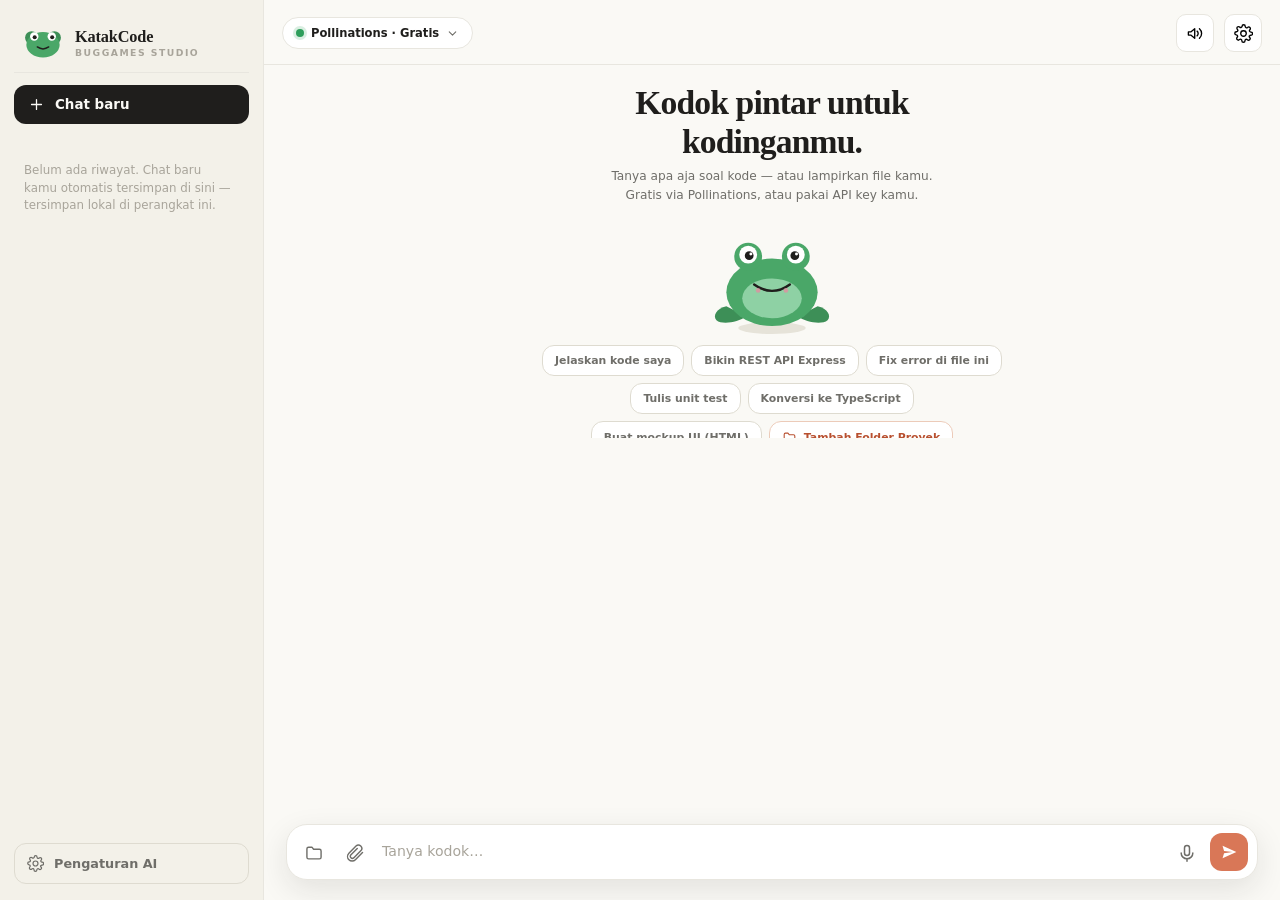
<file: index.html>
<!DOCTYPE html>
<html lang="id">
<head>
<meta charset="UTF-8" />
<meta name="viewport" content="width=device-width, initial-scale=1.0, viewport-fit=cover" />
<meta name="theme-color" content="#faf9f5" />
<meta name="description" content="KatakCode — asisten AI koding besutan Buggames. Gratis via Pollinations atau API key kamu (OpenRouter/Gemini/OpenAI). Baca dokumen, streaming, riwayat chat, suara." />
<title>KatakCode — Kodok pintar untuk kodinganmu</title>
<link rel="manifest" href="manifest.webmanifest" />
<link rel="icon" type="image/png" href="icons/icon-192.png" />
<link rel="apple-touch-icon" href="icons/icon-192.png" />
<link rel="stylesheet" href="styles.css" />
</head>
<body>

<!-- ===== SVG SPRITE (tanpa emoji) ===== -->
<svg width="0" height="0" style="position:absolute" aria-hidden="true">
  <symbol id="i-menu" viewBox="0 0 24 24"><path fill="none" stroke="currentColor" stroke-width="1.8" stroke-linecap="round" d="M4 6h16M4 12h16M4 18h16"/></symbol>
  <symbol id="i-newchat" viewBox="0 0 24 24"><path fill="none" stroke="currentColor" stroke-width="1.8" stroke-linecap="round" d="M12 5v14M5 12h14"/></symbol>
  <symbol id="i-trash" viewBox="0 0 24 24"><path fill="none" stroke="currentColor" stroke-width="1.7" stroke-linecap="round" stroke-linejoin="round" d="M6 19a2 2 0 0 0 2 2h8a2 2 0 0 0 2-2V7H6zM19 4h-3.5l-1-1h-5l-1 1H5v2h14z"/></symbol>
  <symbol id="i-folder" viewBox="0 0 24 24"><path fill="none" stroke="currentColor" stroke-width="1.7" stroke-linecap="round" stroke-linejoin="round" d="M3.5 7a2 2 0 0 1 2-2h4l2 2.5h7a2 2 0 0 1 2 2V17a2 2 0 0 1-2 2h-13a2 2 0 0 1-2-2z"/></symbol>
  <symbol id="i-close" viewBox="0 0 24 24"><path fill="none" stroke="currentColor" stroke-width="1.8" stroke-linecap="round" d="M6 6l12 12M18 6L6 18"/></symbol>
  <symbol id="i-check" viewBox="0 0 24 24"><path fill="none" stroke="currentColor" stroke-width="2.2" stroke-linecap="round" stroke-linejoin="round" d="M4 12.5l6 6L20 6.5"/></symbol>
  <symbol id="i-attach" viewBox="0 0 24 24"><path fill="none" stroke="currentColor" stroke-width="1.7" stroke-linecap="round" stroke-linejoin="round" d="M21 11.5l-8.5 8.5a5.5 5.5 0 0 1-7.8-7.8l8.5-8.5a4 4 0 0 1 5.7 5.7l-8.5 8.5a2.5 2.5 0 0 1-3.5-3.5l7.8-7.8"/></symbol>
  <symbol id="i-file" viewBox="0 0 24 24"><path fill="none" stroke="currentColor" stroke-width="1.6" stroke-linecap="round" stroke-linejoin="round" d="M14 3H6a2 2 0 0 0-2 2v14a2 2 0 0 0 2 2h12a2 2 0 0 0 2-2V9z"/><path fill="none" stroke="currentColor" stroke-width="1.6" stroke-linecap="round" stroke-linejoin="round" d="M14 3v6h6"/></symbol>
  <symbol id="i-mic" viewBox="0 0 24 24"><rect x="9" y="3" width="6" height="12" rx="3" fill="none" stroke="currentColor" stroke-width="1.8"/><path fill="none" stroke="currentColor" stroke-width="1.8" stroke-linecap="round" d="M5 12a7 7 0 0 0 14 0M12 19v3"/></symbol>
  <symbol id="i-speaker" viewBox="0 0 24 24"><path fill="none" stroke="currentColor" stroke-width="1.7" stroke-linecap="round" stroke-linejoin="round" d="M3 10v4h3l5 4V6l-5 4zM14 9a4 4 0 0 1 0 6M17 6a8 8 0 0 1 0 12"/></symbol>
  <symbol id="i-send" viewBox="0 0 24 24"><path fill="currentColor" d="M3.4 20.4L21.8 12 3.4 3.6l2 6.9L17 12 5.4 13.5z"/></symbol>
  <symbol id="i-stop" viewBox="0 0 24 24"><rect x="7" y="7" width="10" height="10" rx="2.2" fill="#fff"/></symbol>
  <symbol id="i-copy" viewBox="0 0 24 24"><rect x="9" y="9" width="11" height="11" rx="2.2" fill="none" stroke="currentColor" stroke-width="1.6"/><path fill="none" stroke="currentColor" stroke-width="1.6" stroke-linecap="round" d="M5 15V5a2 2 0 0 1 2-2h10"/></symbol>
  <symbol id="i-gear" viewBox="0 0 24 24"><path fill="none" stroke="currentColor" stroke-width="1.7" stroke-linecap="round" stroke-linejoin="round" d="M12 15.5a3.5 3.5 0 1 0 0-7 3.5 3.5 0 0 0 0 7z"/><path fill="none" stroke="currentColor" stroke-width="1.7" stroke-linecap="round" stroke-linejoin="round" d="M19.4 15a1.7 1.7 0 0 0 .3 1.9l.1.1a2 2 0 1 1-2.9 2.9l-.1-.1a1.7 1.7 0 0 0-1.9-.3 1.7 1.7 0 0 0-1 1.5V21a2 2 0 1 1-4 0v-.2a1.7 1.7 0 0 0-1-1.5 1.7 1.7 0 0 0-1.9.3l-.1.1a2 2 0 1 1-2.9-2.9l.1-.1a1.7 1.7 0 0 0 .3-1.9 1.7 1.7 0 0 0-1.5-1H3a2 2 0 1 1 0-4h.2a1.7 1.7 0 0 0 1.5-1 1.7 1.7 0 0 0-.3-1.9l-.1-.1a2 2 0 1 1 2.9-2.9l.1.1a1.7 1.7 0 0 0 1.9.3 1.7 1.7 0 0 0 1-1.5V3a2 2 0 1 1 4 0v.2a1.7 1.7 0 0 0 1 1.5 1.7 1.7 0 0 0 1.9-.3l.1-.1a2 2 0 1 1 2.9 2.9l-.1.1a1.7 1.7 0 0 0-.3 1.9 1.7 1.7 0 0 0 1.5 1h.2a2 2 0 1 1 0 4h-.2a1.7 1.7 0 0 0-1.5 1z"/></symbol>
  <symbol id="i-chevron-down" viewBox="0 0 24 24"><path fill="none" stroke="currentColor" stroke-width="2" stroke-linecap="round" stroke-linejoin="round" d="M6 9l6 6 6-6"/></symbol>
  <symbol id="i-chevron-left" viewBox="0 0 24 24"><path fill="none" stroke="currentColor" stroke-width="2" stroke-linecap="round" stroke-linejoin="round" d="M15 6l-6 6 6 6"/></symbol>
  <symbol id="i-globe" viewBox="0 0 24 24"><circle cx="12" cy="12" r="9" fill="none" stroke="currentColor" stroke-width="1.7"/><path fill="none" stroke="currentColor" stroke-width="1.7" d="M3 12h18M12 3c2.5 2.6 4 5.7 4 9s-1.5 6.4-4 9c-2.5-2.6-4-5.7-4-9s1.5-6.4 4-9z"/></symbol>
  <symbol id="i-clock" viewBox="0 0 24 24"><circle cx="12" cy="12" r="8.5" fill="none" stroke="currentColor" stroke-width="1.7"/><path fill="none" stroke="currentColor" stroke-width="1.7" stroke-linecap="round" d="M12 7.5V12l3 2"/></symbol>
  <symbol id="i-refresh" viewBox="0 0 24 24"><path fill="none" stroke="currentColor" stroke-width="1.8" stroke-linecap="round" stroke-linejoin="round" d="M20 11a8 8 0 1 0-2.3 6.3M20 5v6h-6"/></symbol>
  <!-- Provider icons -->
  <symbol id="i-flower" viewBox="0 0 24 24"><g fill="none" stroke="currentColor" stroke-width="1.5" stroke-linejoin="round"><circle cx="12" cy="12" r="3.2"/><path d="M12 2.5c2 3 2 6 0 8-2-2-2-5 0-8zM12 21.5c-2-3-2-6 0-8 2 2 2 5 0 8zM2.5 12c3-2 6-2 8 0-2 2-5 2-8 0zM21.5 12c-3 2-6 2-8 0 2-2 5-2 8 0z"/></g></symbol>
  <symbol id="i-shuffle" viewBox="0 0 24 24"><path fill="none" stroke="currentColor" stroke-width="1.7" stroke-linecap="round" stroke-linejoin="round" d="M16 3h5v5M4 20L21 3M21 16v5h-5M15 15l6 6M4 4l5 5"/></symbol>
  <symbol id="i-sparkle" viewBox="0 0 24 24"><path fill="none" stroke="currentColor" stroke-width="1.6" stroke-linejoin="round" d="M12 2l2.6 6.4L21 11l-6.4 2.6L12 20l-2.6-6.4L3 11l6.4-2.6z"/></symbol>
  <symbol id="i-oai" viewBox="0 0 24 24"><circle cx="12" cy="12" r="8" fill="none" stroke="currentColor" stroke-width="1.8"/><circle cx="12" cy="12" r="3.4" fill="none" stroke="currentColor" stroke-width="1.6"/></symbol>
</svg>

<!-- ===== SIDEBAR (desktop) ===== -->
<aside class="sidebar">
  <div class="brand">
    <svg class="frog-mark" viewBox="0 0 48 42" aria-hidden="true">
      <ellipse cx="11" cy="15" rx="7.5" ry="7.5" fill="#3d8f57"/><ellipse cx="37" cy="15" rx="7.5" ry="7.5" fill="#3d8f57"/>
      <ellipse cx="24" cy="23" rx="19" ry="14.5" fill="#4aa768"/>
      <circle cx="14" cy="13.5" r="4.8" fill="#fff"/><circle cx="34" cy="13.5" r="4.8" fill="#fff"/>
      <circle cx="14.5" cy="14.4" r="2.3" fill="#1f1e1c"/><circle cx="34.5" cy="14.4" r="2.3" fill="#1f1e1c"/>
      <path d="M17.5 25.5q6.5 4.5 13 0" stroke="#1f1e1c" stroke-width="1.7" fill="none" stroke-linecap="round"/>
    </svg>
    <span class="brand-word">KatakCode<small>Buggames Studio</small></span>
  </div>
  <button class="new-chat" id="btnNewChat"><svg><use href="#i-newchat"/></svg>Chat baru</button>
  <div class="history" id="historyListDesk" aria-label="Riwayat chat"></div>
  <button class="side-settings" id="btnSettingsDesk"><svg><use href="#i-gear"/></svg>Pengaturan AI</button>
</aside>

<!-- ===== AREA CHAT ===== -->
<main class="chat-area">

  <header class="topbar">
    <button class="sq-btn mobile-only" id="btnMenu" aria-label="Riwayat"><svg><use href="#i-menu"/></svg></button>
    <button class="model-pill" id="modelPill" aria-label="Ganti provider AI">
      <span class="dot"></span>
      <span id="modelPillText">Pollinations · Gratis</span>
      <svg class="chev"><use href="#i-chevron-down"/></svg>
    </button>
    <div style="flex:1"></div>
    <button class="sq-btn" id="btnSpeak" aria-label="Baca/balikkan suara AI" aria-pressed="false"><svg><use href="#i-speaker"/></svg></button>
    <button class="sq-btn desktop-only" id="btnSettingsTop" aria-label="Pengaturan AI"><svg><use href="#i-gear"/></svg></button>
  </header>

  <!-- Drawer riwayat (mobile) -->
  <div class="history-drawer" id="historyDrawer" hidden>
    <div class="drawer-head"><span>Riwayat</span><button class="sq-btn small" id="btnCloseHistory" aria-label="Tutup"><svg><use href="#i-close"/></svg></button></div>
    <button class="new-chat drawer-new" id="btnNewChatMobile"><svg><use href="#i-newchat"/></svg>Chat baru</button>
    <div class="history" id="historyListMobile"></div>
  </div>

  <!-- Empty state -->
  <div class="empty-state" id="emptyState">
    <p class="kicker">KATAKCODE</p>
    <h1 class="headline">Kodok pintar untuk<br/>kodinganmu.</h1>
    <p class="head-sub">Tanya apa aja soal kode — atau lampirkan file kamu.<br/>Gratis via Pollinations, atau pakai API key kamu.</p>
    <div class="frog-hero" id="frogHero"></div>
    <div class="suggest" id="suggestRow">
      <button class="chip">Jelaskan kode saya</button>
      <button class="chip">Bikin REST API Express</button>
      <button class="chip">Fix error di file ini</button>
      <button class="chip">Tulis unit test</button>
      <button class="chip">Konversi ke TypeScript</button>
      <button class="chip">Buat mockup UI (HTML)</button>
      <button class="chip chip-project" id="emptyAddProject"><svg><use href="#i-folder"/></svg>Tambah Folder Proyek</button>
    </div>
  </div>

  <!-- Daftar pesan -->
  <div class="messages" id="messages" aria-live="polite"></div>

  <!-- Composer -->
  <div class="composer" id="composer">
    <div class="attach-row" id="attachRow" hidden></div>
    <div class="input-row">
      <button class="cicon" id="btnProject" aria-label="Tambah folder proyek" title="Tambah folder proyek"><svg><use href="#i-folder"/></svg></button>
      <button class="cicon" id="btnAttach" aria-label="Lampirkan file kode/dokumen" title="Lampirkan file"><svg><use href="#i-attach"/></svg></button>
      <textarea id="input" rows="1" placeholder="Tanya kodok…" aria-label="Ketik pertanyaan"></textarea>
      <button class="cicon" id="btnMic" aria-label="Dikte suara"><svg><use href="#i-mic"/></svg></button>
      <button class="send" id="btnSend" aria-label="Kirim"><svg><use href="#i-send"/></svg></button>
      <button class="stop" id="btnStop" aria-label="Hentikan" hidden><svg><use href="#i-stop"/></svg></button>
    </div>
  </div>
</main>

<input type="file" id="fileInput" accept="image/*,video/*,.js,.ts,.jsx,.tsx,.py,.java,.c,.cpp,.h,.cs,.go,.rs,.rb,.php,.swift,.kt,.html,.css,.scss,.vue,.svelte,.json,.md,.txt,.yml,.yaml,.toml,.sql,.env,.gitignore,.sh,.bat,.ps1" multiple hidden />
<input type="file" id="projectInput" webkitdirectory multiple hidden />

<!-- ===== PENGATURAN AI (layar penuh) ===== -->
<div class="settings-view" id="settingsView" hidden role="dialog" aria-label="Pengaturan AI">
  <div class="settings-head">
    <button class="sq-btn" id="btnCloseSettings" aria-label="Tutup"><svg><use href="#i-chevron-left"/></svg></button>
    <span class="settings-title">Pilih otak kodok</span>
    <span style="width:38px"></span>
  </div>
  <div class="settings-body">
    <p class="settings-sub"><b>Pollinations</b> gratis tanpa key (±1 balasan / 45 detik per IP). Mau lebih pintar &amp; cepat? Pakai API key kamu — tersimpan hanya di perangkat ini.</p>

    <div class="provider-list" id="providerList"></div>

    <div class="key-box">
      <label for="apiKeyInput" id="apiKeyLabel">API KEY</label>
      <input type="password" id="apiKeyInput" autocomplete="off" spellcheck="false" placeholder="sk-…" />
      <label for="modelInput" id="modelLabel" style="margin-top:10px">MODEL</label>
      <input type="text" id="modelInput" autocomplete="off" spellcheck="false" placeholder="nama-model" />
      <label class="grounding-row" id="groundingRow" hidden>
        <input type="checkbox" id="groundingToggle" />
        <span><b>Mode Web (Gemini Google Search)</b><small>Jawaban AI selalu terbaru dengan sumber dari internet</small></span>
      </label>
    </div>

    <p class="note">Key kamu tidak pernah dikirim ke server KatakCode (memang tidak ada servernya). Key langsung ditembak ke provider pilihanmu. Hapus key kapan pun di sini.</p>

    <button class="btn-danger-ghost" id="btnClearHistory"><svg><use href="#i-trash"/></svg>Hapus semua riwayat</button>

    <p class="credit">KatakCode · Buggames Studio · PWA lokal-dulu · <span id="appVersion">v1.0</span></p>
  </div>
</div>

<!-- ===== PREVIEW HTML (dari code block) ===== -->
<div class="preview-modal" id="previewModal" hidden role="dialog" aria-label="Preview HTML">
  <div class="preview-head">
    <span class="preview-title">PREVIEW</span>
    <button class="sq-btn small" id="closePreview" aria-label="Tutup preview"><svg><use href="#i-close"/></svg></button>
  </div>
  <iframe id="previewFrame" sandbox="allow-scripts" title="Preview HTML dari KatakCode"></iframe>
</div>

<div class="toast" id="toast" role="status" aria-live="polite"></div>

<script src="app.js"></script>
</body>
</html>
</file>
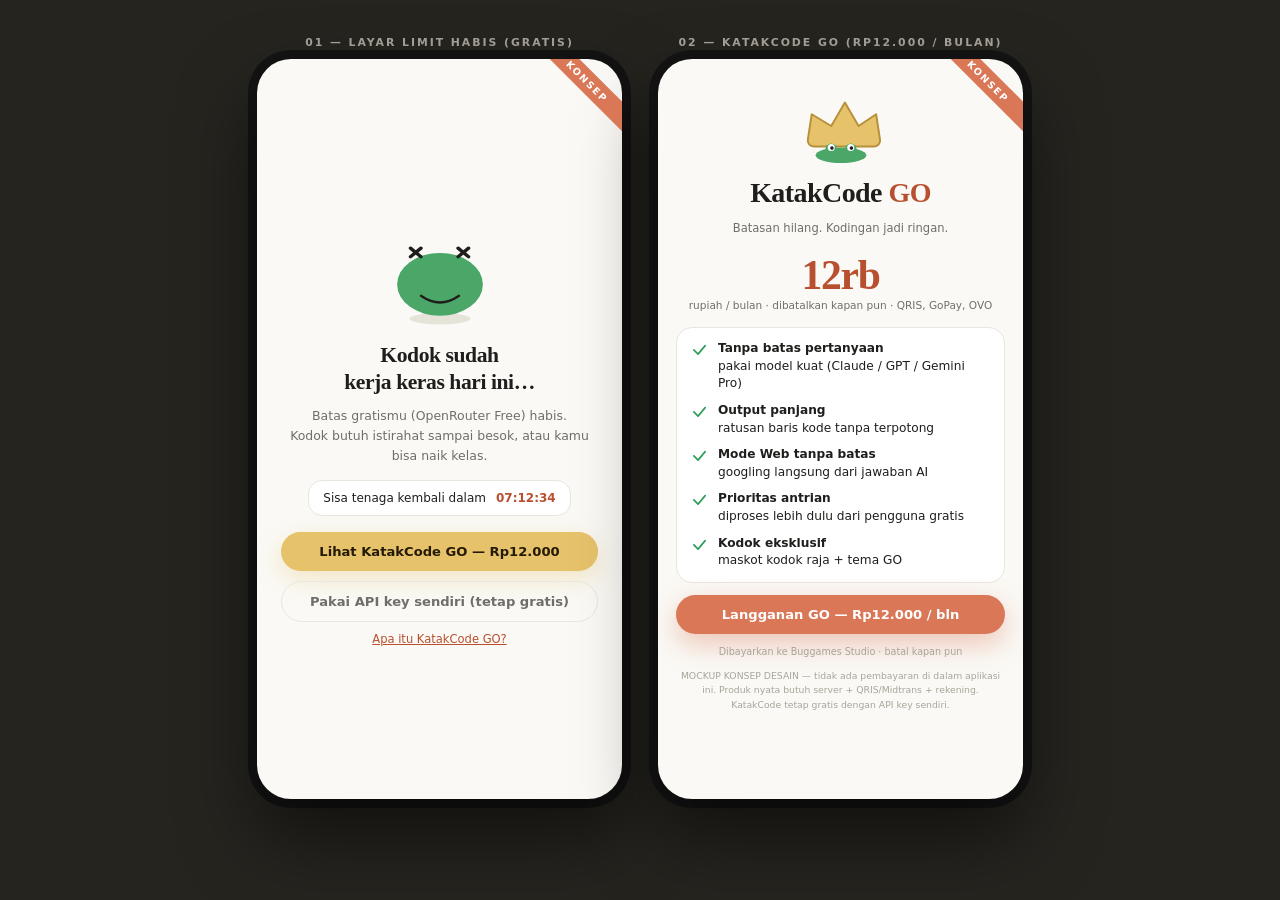
<file: mockups/GO-konsep.html>
<!DOCTYPE html>
<html lang="id">
<head>
<meta charset="UTF-8" />
<meta name="viewport" content="width=device-width, initial-scale=1.0" />
<title>KatakCode GO — Mockup Konsep (Buggames Studio)</title>
<style>
  :root { --cream:#faf9f5; --ink:#1f1e1c; --coral:#d97757; --deep:#b8502f; --gold:#e6c26b; --line:#e8e6df; --dim:#6f6e69; }
  * { box-sizing: border-box; margin: 0; }
  body { background:#26241f; display:flex; flex-wrap:wrap; gap:36px; align-items:flex-start; justify-content:center; min-height:100vh; padding:36px 14px; font-family: ui-serif, Georgia, serif; }
  .screen { display:flex; flex-direction:column; gap:10px; }
  .screen-label { text-align:center; color:#a8a49a; font-size:.68rem; letter-spacing:.18em; font-weight:700; font-family: ui-sans-serif, system-ui; }
  .phone { width:365px; height:740px; background:var(--cream); border-radius:34px; overflow:hidden; position:relative; box-shadow:0 36px 76px rgba(0,0,0,.55), 0 0 0 9px #141414; display:flex; flex-direction:column; color:var(--ink); }
  .koncep { position:absolute; top:12px; right:-38px; z-index:5; background:var(--coral); color:#fff; font-family: ui-sans-serif, system-ui; font-size:.6rem; font-weight:800; letter-spacing:.18em; padding:5px 46px; transform:rotate(45deg); }

  /* ===== LAYAR 1 — LIMIT HABIS (gratis) ===== */
  .limit { flex:1; display:flex; flex-direction:column; align-items:center; justify-content:center; text-align:center; padding:30px 24px; gap:10px; }
  .limit h1 { font-size:1.35rem; letter-spacing:-.02em; line-height:1.25; margin:0; }
  .limit p { color:var(--dim); font-family: ui-sans-serif, system-ui; font-size:.78rem; line-height:1.6; margin:0; }
  .refill { display:flex; align-items:center; gap:10px; background:#fff; border:1px solid var(--line); border-radius:14px; padding:10px 14px; font-family: ui-sans-serif, system-ui; font-size:.75rem; margin-top:4px; }
  .refill b { font-variant-numeric: tabular-nums; color:var(--deep); }
  .btn { border:0; border-radius:999px; padding:12px 20px; font-family: ui-sans-serif, system-ui; font-weight:750; font-size:.82rem; cursor:pointer; width:100%; }
  .btn-gold { background:var(--gold); color:#241a05; margin-top:6px; box-shadow:0 8px 24px rgba(230,194,107,.35); }
  .btn-ghost { background:transparent; color:var(--dim); border:1px solid var(--line); }
  .hint-link { font-family: ui-sans-serif, system-ui; font-size:.72rem; color:var(--deep); text-decoration:underline; cursor:pointer; }

  /* ===== LAYAR 2 — KATAKCODE GO ===== */
  .go { flex:1; display:flex; flex-direction:column; padding:20px 18px 16px; gap:12px; overflow-y:auto; }
  .go-crown { display:flex; justify-content:center; margin:6px 0 0; }
  .go h1 { text-align:center; font-size:1.75rem; letter-spacing:-.02em; margin:0; }
  .go h1 span { color:var(--deep); }
  .go-sub { text-align:center; font-family: ui-sans-serif, system-ui; font-size:.72rem; color:var(--dim); margin:0; }
  .price { text-align:center; margin:4px 0; }
  .price b { font-size:2.6rem; letter-spacing:-.03em; color:var(--deep); }
  .price small { display:block; font-family: ui-sans-serif, system-ui; color:var(--dim); font-size:.66rem; }
  .perks { background:#fff; border:1px solid var(--line); border-radius:16px; padding:12px 14px; display:flex; flex-direction:column; gap:9px; }
  .perk { display:flex; gap:10px; align-items:flex-start; font-family: ui-sans-serif, system-ui; font-size:.76rem; line-height:1.45; }
  .perk b { font-family: ui-sans-serif, system-ui; }
  .perk svg { width:17px; height:17px; flex:0 0 auto; margin-top:1px; }
  .note { font-family: ui-sans-serif, system-ui; font-size:.58rem; color:#a8a49a; text-align:center; line-height:1.55; margin:0; }
  .btn-coral { background:var(--coral); color:#fff; box-shadow:0 10px 28px rgba(217,119,87,.4); }
  .go-foot { text-align:center; font-family: ui-sans-serif, system-ui; font-size:.6rem; color:#a8a49a; }
</style>
</head>
<body>

<!-- ===== 01 — LIMIT GRATIS HABIS ===== -->
<div class="screen">
  <div class="screen-label">01 — LAYAR LIMIT HABIS (GRATIS)</div>
  <div class="phone">
    <div class="koncep">KONSEP</div>
    <div class="limit">
      <svg width="150" height="120" viewBox="0 0 150 126" role="img" aria-label="Kodok kehabisan tenaga">
        <ellipse cx="75" cy="112" rx="32" ry="6" fill="#e6e3d9"/>
        <ellipse cx="75" cy="76" rx="45" ry="33" fill="#4aa768"/>
        <path d="M44 38l11 9M55 38l-11 9" stroke="#1f1e1c" stroke-width="3.6" stroke-linecap="round"/>
        <path d="M94 38l11 9M105 38l-11 9" stroke="#1f1e1c" stroke-width="3.6" stroke-linecap="round"/>
        <path d="M55 88q20 14 40 0" stroke="#1f1e1c" stroke-width="2.4" fill="none" stroke-linecap="round"/>
      </svg>
      <h1>Kodok sudah <br/>kerja keras hari ini…</h1>
      <p>Batas gratismu (OpenRouter Free) habis.<br/>Kodok butuh istirahat sampai besok, atau kamu bisa naik kelas.</p>
      <div class="refill">Sisa tenaga kembali dalam <b>07:12:34</b></div>
      <button class="btn btn-gold">Lihat KatakCode GO — Rp12.000</button>
      <button class="btn btn-ghost">Pakai API key sendiri (tetap gratis)</button>
      <span class="hint-link">Apa itu KatakCode GO?</span>
    </div>
  </div>
</div>

<!-- ===== 02 — KATAKCODE GO ===== -->
<div class="screen">
  <div class="screen-label">02 — KATAKCODE GO (RP12.000 / BULAN)</div>
  <div class="phone">
    <div class="koncep">KONSEP</div>
    <div class="go">
      <div class="go-crown">
        <svg width="86" height="80" viewBox="0 0 88 82" role="img" aria-label="Kodok raja">
          <path d="M14 30l-4 26a6 6 0 0 0 6 7h62a6 6 0 0 0 6-7l-4-26-18 12-14-24-14 24z" fill="#e6c26b" stroke="#b8903a" stroke-width="2" stroke-linejoin="round"/>
          <ellipse cx="44" cy="72" rx="26" ry="8" fill="#4aa768"/>
          <circle cx="34" cy="66" r="6" fill="#4aa768"/><circle cx="54" cy="66" r="6" fill="#4aa768"/>
          <circle cx="34" cy="64" r="3.6" fill="#fff"/><circle cx="54" cy="64" r="3.6" fill="#fff"/>
          <circle cx="34.7" cy="64.7" r="1.8" fill="#1f1e1c"/><circle cx="54.7" cy="64.7" r="1.8" fill="#1f1e1c"/>
        </svg>
      </div>
      <h1>KatakCode <span>GO</span></h1>
      <p class="go-sub">Batasan hilang. Kodingan jadi ringan.</p>
      <div class="price"><b>12rb</b><small>rupiah / bulan · dibatalkan kapan pun · QRIS, GoPay, OVO</small></div>

      <div class="perks">
        <div class="perk"><svg viewBox="0 0 24 24" fill="none" stroke="#2e9e5b" stroke-width="2.4" stroke-linecap="round" stroke-linejoin="round"><path d="M4 12.5l6 6L20 6.5"/></svg><span><b>Tanpa batas pertanyaan</b><br/>pakai model kuat (Claude / GPT / Gemini Pro)</span></div>
        <div class="perk"><svg viewBox="0 0 24 24" fill="none" stroke="#2e9e5b" stroke-width="2.4" stroke-linecap="round" stroke-linejoin="round"><path d="M4 12.5l6 6L20 6.5"/></svg><span><b>Output panjang</b><br/>ratusan baris kode tanpa terpotong</span></div>
        <div class="perk"><svg viewBox="0 0 24 24" fill="none" stroke="#2e9e5b" stroke-width="2.4" stroke-linecap="round" stroke-linejoin="round"><path d="M4 12.5l6 6L20 6.5"/></svg><span><b>Mode Web tanpa batas</b><br/>googling langsung dari jawaban AI</span></div>
        <div class="perk"><svg viewBox="0 0 24 24" fill="none" stroke="#2e9e5b" stroke-width="2.4" stroke-linecap="round" stroke-linejoin="round"><path d="M4 12.5l6 6L20 6.5"/></svg><span><b>Prioritas antrian</b><br/>diproses lebih dulu dari pengguna gratis</span></div>
        <div class="perk"><svg viewBox="0 0 24 24" fill="none" stroke="#2e9e5b" stroke-width="2.4" stroke-linecap="round" stroke-linejoin="round"><path d="M4 12.5l6 6L20 6.5"/></svg><span><b>Kodok eksklusif</b><br/>maskot kodok raja + tema GO</span></div>
      </div>

      <button class="btn btn-coral">Langganan GO — Rp12.000 / bln</button>
      <p class="go-foot">Dibayarkan ke Buggames Studio · batal kapan pun</p>
      <p class="note">MOCKUP KONSEP DESAIN — tidak ada pembayaran di dalam aplikasi ini. Produk nyata butuh server + QRIS/Midtrans + rekening. KatakCode tetap gratis dengan API key sendiri.</p>
    </div>
  </div>
</div>

</body>
</html>
</file>
<file: styles.css>
:root {
  --cream: #faf9f5;
  --panel: #ffffff;
  --panel-2: #f5f4ee;
  --ink: #1f1e1c;
  --dim: #6f6e69;
  --faint: #a8a49a;
  --line: #e8e6df;
  --line-2: #dedbd0;
  --coral: #d97757;
  --coral-deep: #b8502f;
  --coral-soft: #f5e0d5;
  --code-bg: #26241f;
  --code-panel: #1d1b17;
  --code-ink: #e8e4d8;
  --code-line: #3a382f;
  --ok: #2e9e5b;
  --sidebar-w: 264px;
  --serif: ui-serif, Georgia, 'Times New Roman', serif;
  --sans: -apple-system, 'Segoe UI', system-ui, sans-serif;
  --mono: 'SF Mono', 'Cascadia Code', Consolas, monospace;
}

* { box-sizing: border-box; -webkit-tap-highlight-color: transparent; }
[hidden] { display: none !important; }
html, body { height: 100%; }

body {
  margin: 0;
  background: var(--cream);
  color: var(--ink);
  font-family: var(--serif);
  overflow: hidden;
}

:focus-visible { outline: 2px solid var(--coral); outline-offset: 2px; }

/* ================= SIDEBAR (desktop) ================= */
.sidebar {
  display: none;
  position: fixed; left: 0; top: 0; bottom: 0; width: var(--sidebar-w);
  background: #f3f1e9; border-right: 1px solid var(--line);
  flex-direction: column; gap: 12px; padding: 20px 14px 16px; z-index: 10;
}
.brand { display: flex; align-items: center; gap: 11px; padding: 4px 8px 10px; border-bottom: 1px solid var(--line); }
.frog-mark { width: 42px; height: 38px; }
.brand-word { font-size: 1.02rem; font-weight: 700; letter-spacing: -0.01em; line-height: 1.05; }
.brand-word small { display: block; font-family: var(--sans); font-size: .58rem; font-weight: 700; letter-spacing: .16em; color: var(--faint); text-transform: uppercase; margin-top: 3px; }

.new-chat {
  display: flex; align-items: center; gap: 10px; width: 100%;
  background: var(--ink); color: var(--cream); border: 0; border-radius: 12px;
  padding: 11px 14px; font-family: var(--sans); font-size: .84rem; font-weight: 650;
  cursor: pointer; transition: transform .12s, background .15s;
}
.new-chat:hover { background: #000; }
.new-chat:active { transform: scale(.97); }
.new-chat svg { width: 17px; height: 17px; stroke: currentColor; fill: none; }

.history { flex: 1; overflow-y: auto; display: flex; flex-direction: column; gap: 2px; min-height: 0; padding-right: 2px; scrollbar-width: thin; }
.history::-webkit-scrollbar { width: 5px; }
.history::-webkit-scrollbar-thumb { background: var(--line-2); border-radius: 4px; }
.hist-group { font-family: var(--sans); font-size: .58rem; font-weight: 800; letter-spacing: .14em; color: var(--faint); text-transform: uppercase; padding: 12px 8px 5px; }
.hist-item {
  display: flex; align-items: center; gap: 8px; background: transparent; border: 0;
  border-radius: 9px; padding: 8px 9px; cursor: pointer; text-align: left;
  font-family: var(--sans); font-size: .8rem; color: var(--ink); transition: background .12s;
}
.hist-item:hover { background: #ebe9df; }
.hist-item.active { background: var(--coral-soft); }
.hist-title { flex: 1; min-width: 0; white-space: nowrap; overflow: hidden; text-overflow: ellipsis; }
.hist-del { background: none; border: 0; opacity: 0; color: var(--dim); cursor: pointer; width: 26px; height: 26px; border-radius: 7px; display: grid; place-items: center; flex: 0 0 auto; }
.hist-item:hover .hist-del { opacity: 1; }
.hist-del svg { width: 15px; height: 15px; }
.hist-empty { font-family: var(--sans); font-size: .74rem; color: var(--faint); padding: 14px 10px; line-height: 1.5; }

.side-settings {
  display: flex; align-items: center; gap: 10px; background: none; border: 1px solid var(--line-2);
  border-radius: 12px; color: var(--dim); padding: 11px 12px; cursor: pointer;
  font-family: var(--sans); font-size: .8rem; font-weight: 600; transition: all .15s;
}
.side-settings:hover { color: var(--ink); border-color: #cfccc0; }
.side-settings svg { width: 17px; height: 17px; }

/* ================= AREA CHAT ================= */
.chat-area {
  position: fixed; top: 0; left: 0; right: 0; bottom: 0;
  display: flex; flex-direction: column;
  max-width: 860px; margin: 0 auto;
}

.topbar {
  display: flex; align-items: center; gap: 8px;
  padding: calc(10px + env(safe-area-inset-top)) 12px 8px;
  border-bottom: 1px solid var(--line);
  position: relative; z-index: 5; background: var(--cream);
}
.sq-btn { width: 38px; height: 38px; border-radius: 10px; border: 1px solid var(--line); background: var(--panel); display: grid; place-items: center; cursor: pointer; transition: background .15s; }
.sq-btn:hover { background: var(--panel-2); }
.sq-btn svg { width: 19px; height: 19px; }
.sq-btn.small { width: 32px; height: 32px; }
.desktop-only { display: none; }

.model-pill {
  display: flex; align-items: center; gap: 7px; background: var(--panel);
  border: 1px solid var(--line); border-radius: 999px; padding: 8px 13px;
  font-family: var(--sans); font-size: .72rem; font-weight: 650; color: var(--ink);
  cursor: pointer; max-width: 62vw; white-space: nowrap; overflow: hidden; transition: border-color .15s;
}
.model-pill:hover { border-color: var(--line-2); }
.model-pill .dot { width: 8px; height: 8px; border-radius: 50%; background: var(--ok); box-shadow: 0 0 0 3px rgba(46,158,91,.18); flex: 0 0 auto; }
.model-pill .chev { width: 13px; height: 13px; flex: 0 0 auto; color: var(--dim); }

/* ================= HISTORY DRAWER (mobile) ================= */
.history-drawer {
  position: absolute; top: 58px; left: 10px; right: 10px; z-index: 30;
  background: var(--panel); border: 1px solid var(--line); border-radius: 16px;
  box-shadow: 0 24px 60px rgba(31,30,28,.22); padding: 10px; max-height: 68vh;
  display: flex; flex-direction: column; overflow: hidden; animation: drawerIn .22s ease;
}
@keyframes drawerIn { from { opacity: 0; transform: translateY(-8px); } to { opacity: 1; transform: none; } }
.drawer-head { display: flex; justify-content: space-between; align-items: center; padding: 2px 6px 8px; border-bottom: 1px solid var(--line); }
.drawer-head span { font-family: var(--sans); font-size: .78rem; font-weight: 750; }
.drawer-new { margin: 8px 2px 6px; }

/* ================= EMPTY STATE ================= */
.empty-state {
  flex: 1; display: none; flex-direction: column; align-items: center; justify-content: center;
  text-align: center; padding: 8px 18px 12px; overflow-y: auto; gap: 0;
}
.empty-state.visible { display: flex; }
.kicker { font-family: var(--sans); font-size: .58rem; font-weight: 800; letter-spacing: .24em; color: var(--coral); }
.headline { font-size: 1.72rem; letter-spacing: -0.025em; line-height: 1.14; margin: 10px 0 6px; font-weight: 700; }
.head-sub { font-family: var(--sans); font-size: .76rem; color: var(--dim); line-height: 1.55; margin: 0; }
.frog-hero { margin: 4px 0 2px; min-height: 128px; display: grid; place-items: center; }
.suggest { display: flex; flex-wrap: wrap; gap: 7px; justify-content: center; margin-top: 6px; max-width: 460px; }
.chip { border: 1px solid var(--line-2); background: var(--panel); border-radius: 12px; padding: 8px 12px; font-family: var(--sans); font-size: .68rem; font-weight: 550; color: var(--dim); cursor: pointer; transition: all .15s; }
.chip:hover { border-color: var(--coral); color: var(--coral-deep); transform: translateY(-1px); }

/* ================= KODOK ANIMATIONS ================= */
@keyframes frogJump {
  0%,100% { transform: translateY(0) scale(1,1); }
  30%     { transform: translateY(-16px) scale(.94,1.07); }
  46%     { transform: translateY(0) scale(1.09,.87); }
  60%     { transform: translateY(-5px) scale(.98,1.03); }
}
.frog-jump { animation: frogJump 1.55s ease-in-out infinite; transform-origin: 50% 100%; }

@keyframes frogBob { 0%,100% { transform: translateY(0); } 50% { transform: translateY(-2px); } }
@keyframes handTap { 0%,100% { transform: translateY(0); } 50% { transform: translateY(1.7px); } }
@keyframes enterFlash { 0%,100% { fill:#d8d4c8; } 40% { fill:#e6c26b; } }
.frog-type { animation: frogBob .45s ease-in-out infinite; }
.frog-type .hand { animation: handTap .28s ease-in-out infinite; }
.frog-type .hand.r { animation-delay: .14s; }
.frog-type .enter-key { animation: enterFlash .9s ease-in-out infinite; }
.frog-type .enter-text { animation: enterFlash .9s ease-in-out infinite; }

@keyframes docPage { 0%,100% { transform: none; } 40% { transform: translateY(-2.5px) ; } }
@keyframes pageShimmer { 0%,100% { opacity:.55; } 50% { opacity:1; } }
.frog-doc { animation: docPage 1.8s ease-in-out infinite; }
.frog-doc .code-line { animation: pageShimmer 1.1s ease-in-out infinite; }
.frog-doc .code-line.l2 { animation-delay: .25s; }
.frog-doc .code-line.l3 { animation-delay: .5s; }

@keyframes frogShake { 0%,100% { transform: translateX(0) rotate(0); } 20% { transform: translateX(-4px) rotate(-6deg); } 40% { transform: translateX(4px) rotate(5deg); } 60% { transform: translateX(-3px) rotate(-3deg); } 80% { transform: translateX(3px) rotate(2deg); } }
.frog-dizzy { animation: frogShake .55s ease-in-out 3; }

.think-dots { display: inline-flex; gap: 4px; align-items: center; margin-left: 6px; }
.think-dots i { width: 5px; height: 5px; border-radius: 50%; background: var(--dim); animation: dotBounce 1.1s ease-in-out infinite; }
.think-dots i:nth-child(2) { animation-delay: .18s; }
.think-dots i:nth-child(3) { animation-delay: .36s; }
@keyframes dotBounce { 0%,100% { transform: translateY(0); opacity:.5; } 40% { transform: translateY(-4px); opacity:1; } }

/* ================= MESSAGES ================= */
.messages {
  flex: 1; overflow-y: auto; padding: 14px 12px 8px;
  scrollbar-width: thin; display: flex; flex-direction: column;
}
.messages.has-content { display: flex; }
.msg { margin: 0 0 12px; animation: msgIn .3s ease; }
@keyframes msgIn { from { opacity: 0; transform: translateY(10px); } to { opacity: 1; transform: none; } }
.msg.user { display: flex; justify-content: flex-end; }
.msg.assistant { display: flex; flex-direction: column; align-items: flex-start; }

.bubble { max-width: 86%; padding: 10px 13px; border-radius: 17px; font-family: var(--sans); font-size: .83rem; line-height: 1.52; white-space: pre-wrap; word-wrap: break-word; }
.msg.user .bubble { background: var(--coral-soft); border: 1px solid #eccbb9; color: #462414; border-bottom-right-radius: 6px; }
.msg.assistant .bubble { background: var(--panel); border: 1px solid var(--line); border-bottom-left-radius: 6px; }
.msg.error .bubble { background: #fdf0ee; border-color: #ecc6c0; color: #8c2f21; font-family: var(--sans); font-size: .8rem; }

.attach-chips { display: flex; flex-wrap: wrap; gap: 6px; margin: 0 4px 6px; justify-content: flex-end; }
.file-chip { display: flex; align-items: center; gap: 7px; background: var(--panel); border: 1px solid var(--line); border-radius: 10px; padding: 6px 9px; font-family: var(--sans); font-size: .65rem; color: var(--dim); max-width: 230px; }
.file-chip svg { width: 14px; height: 14px; flex: 0 0 auto; color: var(--coral-deep); }
.file-chip b { color: var(--ink); white-space: nowrap; overflow: hidden; text-overflow: ellipsis; font-weight: 650; }
.msg-assistant-tools { display: flex; gap: 6px; margin: 5px 3px 0; }
.tool-btn { background: none; border: 0; color: var(--faint); width: 29px; height: 29px; border-radius: 8px; display: grid; place-items: center; cursor: pointer; }
.tool-btn:hover { color: var(--ink); background: var(--panel-2); }
.tool-btn svg { width: 16px; height: 16px; }
.tool-btn.on { color: var(--coral-deep); background: var(--coral-soft); }

/* Link card */
.link-card { display: inline-flex; align-items: center; gap: 9px; background: #eef3fb; border: 1px solid #d3e0f4; border-radius: 12px; padding: 6px 10px; margin: 2px 0; text-decoration: none; max-width: 100%; }
.link-card img { width: 17px; height: 17px; flex: 0 0 auto; }
.link-url { color: #1a5dc4; font-family: var(--sans); font-size: .72rem; font-weight: 600; white-space: nowrap; overflow: hidden; text-overflow: ellipsis; }

/* Code block */
.code-actions { display: flex; gap: 6px; }
.codeblock { background: var(--code-bg); border: 1px solid var(--code-line); border-radius: 14px; overflow: hidden; margin: 9px 0; }
.code-head { display: flex; justify-content: space-between; align-items: center; padding: 7px 12px; background: var(--code-panel); border-bottom: 1px solid var(--code-line); font-family: var(--sans); font-size: .62rem; color: #a8a49a; }
.copy-btn { background: none; border: 1px solid var(--code-line); color: #c8c4b8; border-radius: 7px; font-size: .6rem; padding: 4px 9px; cursor: pointer; font-family: var(--sans); }
.copy-btn:hover { color: #fff; border-color: #57544a; }
.codeblock pre { padding: 11px 13px; font-size: .67rem; line-height: 1.62; color: var(--code-ink); overflow-x: auto; margin: 0; font-family: var(--mono); }
.tok-k { color: #e8a13a; } .tok-s { color: #9fce8f; } .tok-c { color: #8a867a; font-style: italic; } .tok-f { color: #8ab4ff; } .tok-n { color: #d8a5ff; }

.typing-caret { display: inline-block; width: 8px; height: 15px; background: var(--code-ink); vertical-align: -2px; animation: caretBlink 1s steps(1) infinite; border-radius: 1px; }
@keyframes caretBlink { 50% { opacity: 0; } }

/* Thinking row */
.think-row { display: flex; align-items: center; gap: 10px; margin: 2px 2px 10px; animation: msgIn .3s ease; }
.think-txt { font-family: var(--sans); font-size: .66rem; color: var(--dim); display: flex; align-items: center; letter-spacing: .02em; }

/* ================= COMPOSER ================= */
.composer {
  margin: 4px 10px calc(10px + env(safe-area-inset-bottom));
  background: var(--panel); border: 1px solid var(--line); border-radius: 21px;
  box-shadow: 0 10px 30px rgba(31,30,28,.10); padding: 8px 9px; position: relative; z-index: 5;
}
.attach-row { display: flex; gap: 7px; flex-wrap: wrap; padding: 2px 4px 8px; }
.project-chip { background: #fdf1e8; border-color: #eccbb9; color: var(--coral-deep); }
.project-chip svg { color: var(--coral); }
.project-chip b { color: var(--coral-deep); max-width: 110px; overflow: hidden; text-overflow: ellipsis; white-space: nowrap; }
.chip-project { display: inline-flex; align-items: center; gap: 7px; color: var(--coral-deep); border-color: #eccbb9; }
.chip-project svg { width: 15px; height: 15px; stroke: var(--coral); stroke-width: 1.8; fill: none; stroke-linecap: round; stroke-linejoin: round; }
.cicon.listening { color: #b3261e; animation: micPulse 1s ease-in-out infinite; background: #fdf0ee; }
@keyframes micPulse { 0%,100% { box-shadow: 0 0 0 0 rgba(179,38,30,.35); } 50% { box-shadow: 0 0 0 7px rgba(179,38,30,.12); } }
.media-chips { align-items: flex-end; }
.media-chip { max-width: 260px; }
.chip-thumb { width: 38px; height: 38px; object-fit: cover; border-radius: 8px; flex: 0 0 auto; }
.msg-img { max-width: 240px; max-height: 240px; border-radius: 14px; border: 1px solid var(--line); object-fit: cover; }
.msg-video { max-width: 280px; width: 100%; border-radius: 14px; background: #000; aspect-ratio: 16/9; }
.msg .attach-chips.media-chips { margin-bottom: 6px; }
.attach-row .file-chip { max-width: 220px; padding-right: 7px; }
.attach-row .file-chip button { background: none; border: 0; color: var(--faint); cursor: pointer; display: grid; place-items: center; padding: 0; width: 18px; height: 18px; }
.attach-row .file-chip button svg { width: 13px; height: 13px; stroke-width: 2; }

.input-row { display: flex; align-items: flex-end; gap: 5px; }
.cicon { width: 36px; height: 36px; border: 0; background: none; display: grid; place-items: center; cursor: pointer; border-radius: 11px; color: var(--dim); flex: 0 0 auto; }
.cicon:hover { background: var(--panel-2); color: var(--ink); }
.cicon svg { width: 20px; height: 20px; }
#input {
  flex: 1; border: 0; outline: 0; background: none; resize: none;
  font-family: var(--sans); font-size: .88rem; color: var(--ink);
  padding: 9px 4px; max-height: 150px; line-height: 1.4;
}
#input::placeholder { color: var(--faint); }
.send, .stop { width: 38px; height: 38px; border-radius: 12px; border: 0; display: grid; place-items: center; cursor: pointer; flex: 0 0 auto; transition: transform .12s; }
.send { background: var(--coral); }
.stop { background: #b3261e; }
.send svg, .stop svg { width: 18px; height: 18px; }
.send:active, .stop:active { transform: scale(.92); }
.stop svg { fill: #fff; }
.send { color: #fff; }

/* ================= SETTINGS VIEW ================= */
.settings-view {
  position: fixed; inset: 0; z-index: 60; background: var(--cream);
  display: flex; flex-direction: column;
  animation: settingsIn .28s ease;
}
@keyframes settingsIn { from { opacity: 0; transform: translateY(26px); } to { opacity: 1; transform: none; } }
.settings-head { display: flex; align-items: center; justify-content: space-between; padding: calc(10px + env(safe-area-inset-top)) 14px 10px; border-bottom: 1px solid var(--line); }
.settings-title { font-family: var(--sans); font-size: .92rem; font-weight: 750; letter-spacing: -0.01em; }
.settings-body { flex: 1; overflow-y: auto; padding: 16px 16px 34px; max-width: 620px; width: 100%; margin: 0 auto; }
.settings-sub { font-family: var(--sans); font-size: .75rem; color: var(--dim); line-height: 1.6; margin: 2px 2px 14px; }

.provider-list { display: flex; flex-direction: column; gap: 8px; }
.provider { display: flex; align-items: center; gap: 12px; border: 1px solid var(--line); background: var(--panel); border-radius: 15px; padding: 12px; cursor: pointer; transition: all .15s; text-align: left; }
.provider:hover { border-color: var(--line-2); transform: translateY(-1px); }
.provider.on { border-color: var(--coral); background: #fdf1e8; box-shadow: 0 0 0 1.2px var(--coral) inset; }
.prov-ic { width: 40px; height: 40px; border-radius: 11px; display: grid; place-items: center; border: 1px solid var(--line); color: var(--dim); flex: 0 0 auto; }
.prov-ic svg { width: 22px; height: 22px; }
.provider.on .prov-ic { background: var(--coral); border-color: var(--coral); color: #fff; }
.prov-meta { flex: 1; min-width: 0; }
.prov-meta b { font-family: var(--sans); font-size: .83rem; display: block; }
.prov-meta small { display: block; font-family: var(--sans); font-size: .63rem; color: var(--dim); margin-top: 2px; line-height: 1.4; }
.radio { width: 20px; height: 20px; border-radius: 50%; border: 2px solid #d8d4c8; flex: 0 0 auto; }
.provider.on .radio { border-color: var(--coral); background: radial-gradient(circle at center, var(--coral) 46%, transparent 50%); }

.key-box { background: var(--panel); border: 1px solid var(--line); border-radius: 15px; padding: 12px 13px; margin: 12px 0; }
.key-box label { font-family: var(--sans); font-size: .6rem; font-weight: 800; letter-spacing: .12em; color: var(--faint); display: block; margin-bottom: 5px; }
.key-box input { width: 100%; background: var(--cream); border: 1px solid var(--line); border-radius: 11px; padding: 11px 12px; outline: 0; font-family: var(--mono); font-size: .74rem; color: var(--ink); }
.key-box input:focus { border-color: var(--coral); }
.key-box input::placeholder { color: #c4c1b5; }

.grounding-row { display: flex; align-items: flex-start; gap: 11px; margin-top: 12px; padding: 11px 12px; border-radius: 12px; background: var(--panel-2); cursor: pointer; }
.grounding-row input { width: 19px; height: 19px; accent-color: var(--coral); margin-top: 2px; flex: 0 0 auto; }
.grounding-row b { font-family: var(--sans); font-size: .78rem; display: block; }
.grounding-row small { font-family: var(--sans); font-size: .64rem; color: var(--dim); display: block; margin-top: 3px; line-height: 1.5; }

.note { font-family: var(--sans); font-size: .64rem; color: var(--dim); line-height: 1.6; margin: 4px 2px 14px; }
.btn-danger-ghost { display: flex; align-items: center; gap: 9px; background: none; border: 1px solid #ecd4cf; color: #a9442f; border-radius: 12px; padding: 10px 14px; font-family: var(--sans); font-size: .76rem; font-weight: 650; cursor: pointer; }
.btn-danger-ghost:hover { background: #fdf0ee; }
.btn-danger-ghost svg { width: 17px; height: 17px; }
.credit { text-align: center; font-family: var(--sans); font-size: .62rem; color: var(--faint); margin-top: 18px; }

/* ================= PREVIEW MODAL ================= */
.preview-modal { position: fixed; inset: 0; z-index: 55; background: #26241f; display: flex; flex-direction: column; animation: settingsIn .25s ease; }
.preview-head { display: flex; align-items: center; justify-content: space-between; padding: calc(10px + env(safe-area-inset-top)) 14px 10px; border-bottom: 1px solid var(--line-2); background: var(--cream); }
.preview-title { font-family: var(--sans); font-size: .68rem; font-weight: 800; letter-spacing: .18em; color: var(--dim); }
#previewFrame { flex: 1; border: 0; background: #fff; }

/* ================= TOAST ================= */
.toast {
  position: fixed; left: 50%; bottom: 96px; transform: translate(-50%, 14px);
  background: var(--ink); color: var(--cream); z-index: 80;
  font-family: var(--sans); font-size: .76rem; font-weight: 550;
  padding: 10px 17px; border-radius: 12px; opacity: 0; pointer-events: none;
  transition: all .25s; max-width: 88vw; white-space: nowrap;
}
.toast.show { opacity: 1; transform: translate(-50%, 0); }

/* ================= DESKTOP ================= */
@media (min-width: 900px) {
  .sidebar { display: flex; }
  .chat-area { left: var(--sidebar-w); max-width: none; }
  .headline { font-size: 2.1rem; }
  .mobile-only { display: none; }
  .desktop-only { display: grid; }
  .topbar { padding: 14px 18px 12px; gap: 10px; }
  .messages { padding: 20px 26px 10px; }
  .composer { margin: 4px 22px 20px; }
  .bubble { max-width: 78%; font-size: .87rem; }
  .history-drawer { display: none; }
  .model-pill { max-width: none; }
  .toast { bottom: 30px; }
}
</file>
